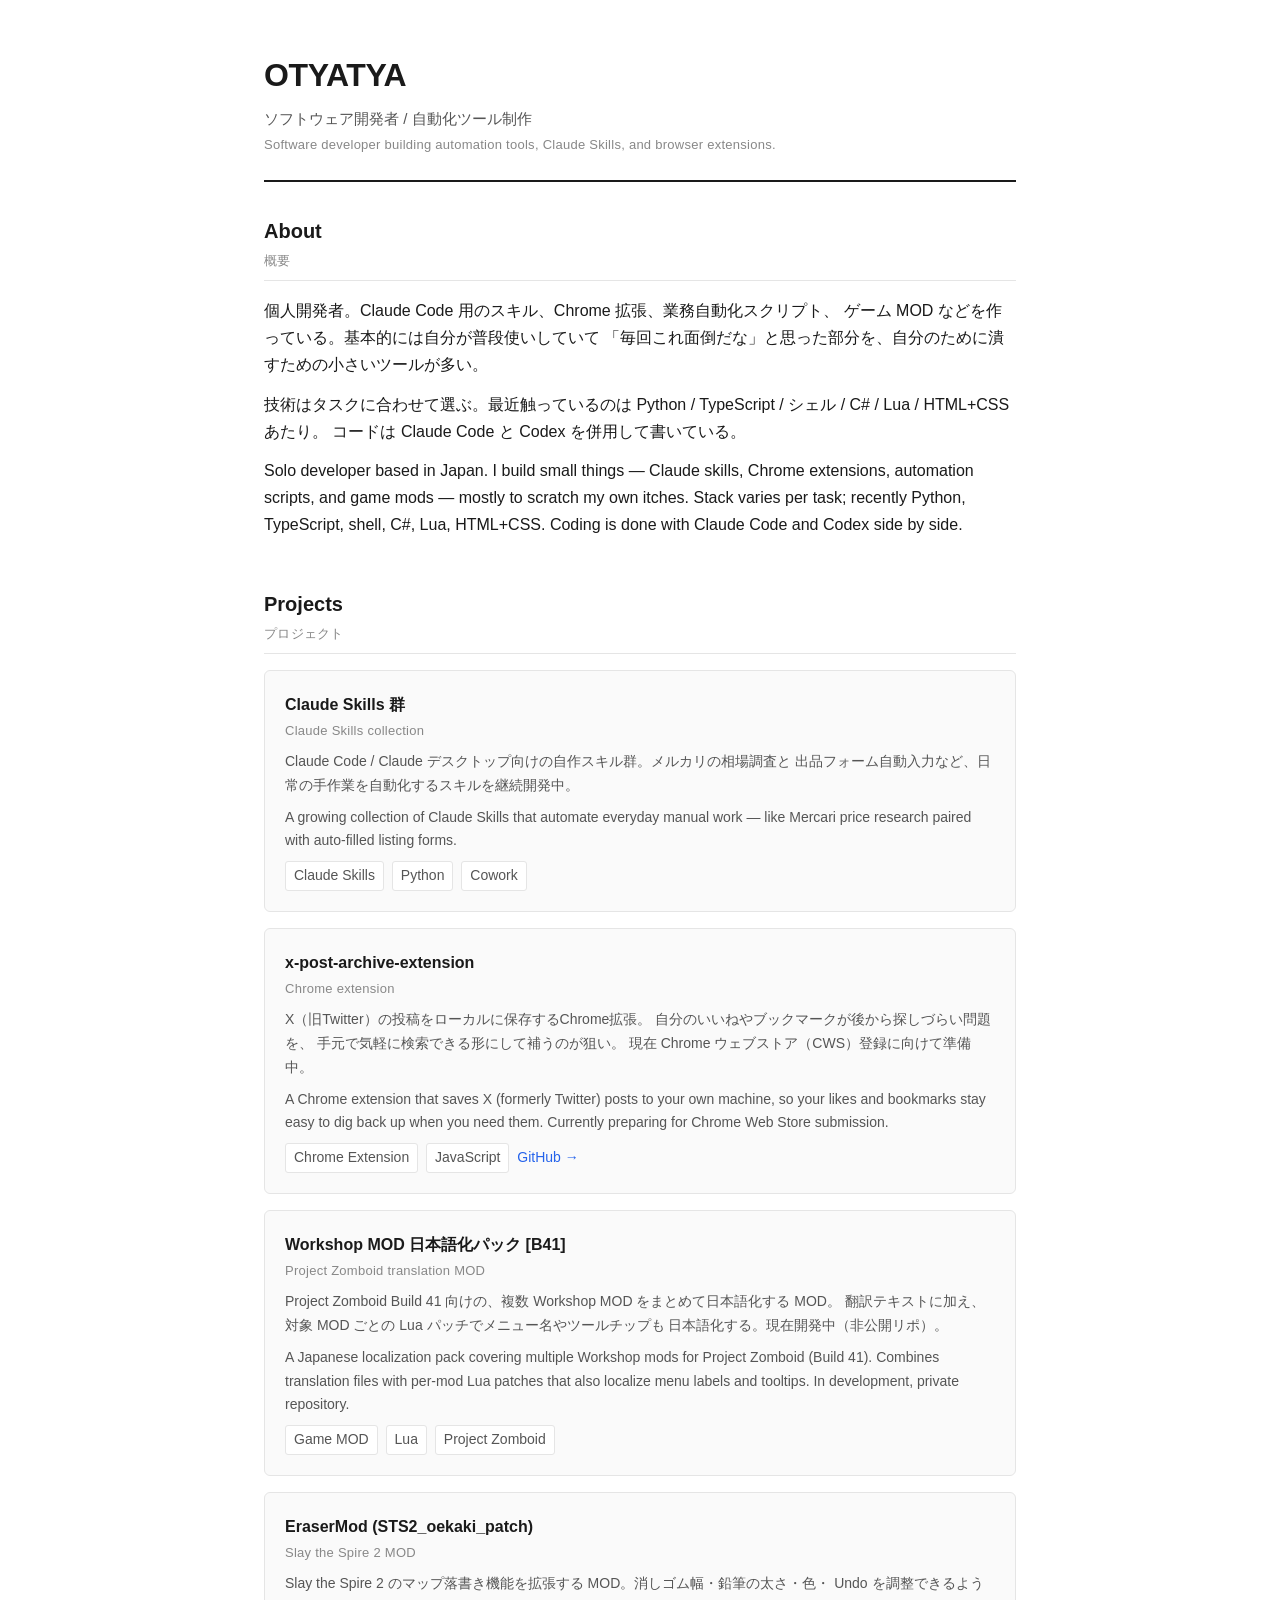
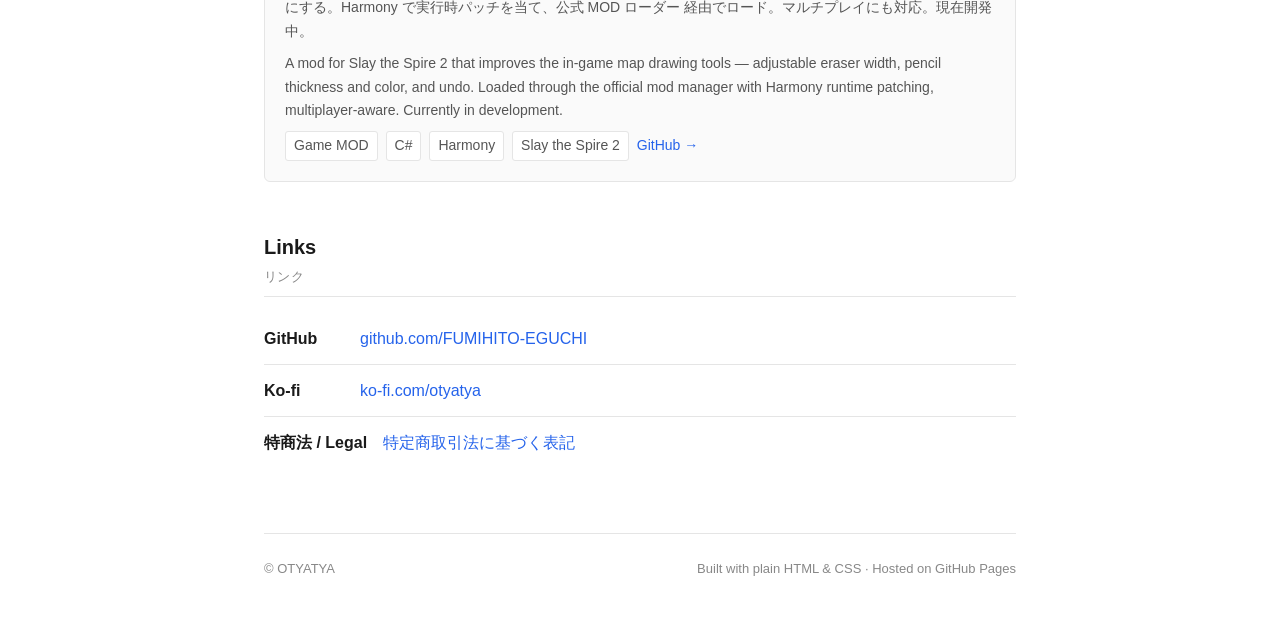
<file: index.html>
<!DOCTYPE html>
<html lang="ja">
<head>
<meta charset="UTF-8">
<meta name="viewport" content="width=device-width, initial-scale=1.0">
<title>OTYATYA — Portfolio</title>
<meta name="description" content="OTYATYA — ソフトウェア開発、Claude Skills、Chrome拡張、業務自動化ツールの制作。Software developer building Claude Skills, Chrome extensions, and automation tools.">
<link rel="stylesheet" href="style.css">
</head>
<body>
<div class="container">

<header class="site-header">
  <h1>OTYATYA</h1>
  <p class="tagline">
    ソフトウェア開発者 / 自動化ツール制作
    <span class="lang-en">Software developer building automation tools, Claude Skills, and browser extensions.</span>
  </p>
</header>

<section class="about" id="about">
  <h2>About<span class="lang-en">概要</span></h2>
  <p>
    個人開発者。Claude Code 用のスキル、Chrome 拡張、業務自動化スクリプト、
    ゲーム MOD などを作っている。基本的には自分が普段使いしていて
    「毎回これ面倒だな」と思った部分を、自分のために潰すための小さいツールが多い。
  </p>
  <p>
    技術はタスクに合わせて選ぶ。最近触っているのは
    Python / TypeScript / シェル / C# / Lua / HTML+CSS あたり。
    コードは Claude Code と Codex を併用して書いている。
  </p>
  <p>
    Solo developer based in Japan. I build small things — Claude skills,
    Chrome extensions, automation scripts, and game mods — mostly to scratch
    my own itches. Stack varies per task; recently Python, TypeScript, shell,
    C#, Lua, HTML+CSS. Coding is done with Claude Code and Codex side by side.
  </p>
</section>

<section class="projects" id="projects">
  <h2>Projects<span class="lang-en">プロジェクト</span></h2>
  <div class="projects-grid">

    <article class="project-card">
      <h3>Claude Skills 群<span class="lang-en">Claude Skills collection</span></h3>
      <p>
        Claude Code / Claude デスクトップ向けの自作スキル群。メルカリの相場調査と
        出品フォーム自動入力など、日常の手作業を自動化するスキルを継続開発中。
      </p>
      <p>
        A growing collection of Claude Skills that automate everyday manual work —
        like Mercari price research paired with auto-filled listing forms.
      </p>
      <p class="project-meta">
        <span class="tag">Claude Skills</span>
        <span class="tag">Python</span>
        <span class="tag">Cowork</span>
      </p>
    </article>

    <article class="project-card">
      <h3>
        <a href="https://github.com/FUMIHITO-EGUCHI/x-post-archive-extension" target="_blank" rel="noopener">
          x-post-archive-extension
        </a>
        <span class="lang-en">Chrome extension</span>
      </h3>
      <p>
        X（旧Twitter）の投稿をローカルに保存するChrome拡張。
        自分のいいねやブックマークが後から探しづらい問題を、
        手元で気軽に検索できる形にして補うのが狙い。
        現在 Chrome ウェブストア（CWS）登録に向けて準備中。
      </p>
      <p>
        A Chrome extension that saves X (formerly Twitter) posts to your own machine,
        so your likes and bookmarks stay easy to dig back up when you need them.
        Currently preparing for Chrome Web Store submission.
      </p>
      <p class="project-meta">
        <span class="tag">Chrome Extension</span>
        <span class="tag">JavaScript</span>
        <a href="https://github.com/FUMIHITO-EGUCHI/x-post-archive-extension" target="_blank" rel="noopener">GitHub →</a>
      </p>
    </article>

    <article class="project-card">
      <h3>
        Workshop MOD 日本語化パック [B41]
        <span class="lang-en">Project Zomboid translation MOD</span>
      </h3>
      <p>
        Project Zomboid Build 41 向けの、複数 Workshop MOD をまとめて日本語化する MOD。
        翻訳テキストに加え、対象 MOD ごとの Lua パッチでメニュー名やツールチップも
        日本語化する。現在開発中（非公開リポ）。
      </p>
      <p>
        A Japanese localization pack covering multiple Workshop mods for Project Zomboid
        (Build 41). Combines translation files with per-mod Lua patches that also localize
        menu labels and tooltips. In development, private repository.
      </p>
      <p class="project-meta">
        <span class="tag">Game MOD</span>
        <span class="tag">Lua</span>
        <span class="tag">Project Zomboid</span>
      </p>
    </article>

    <article class="project-card">
      <h3>
        <a href="https://github.com/FUMIHITO-EGUCHI/STS2_oekaki_patch" target="_blank" rel="noopener">
          EraserMod (STS2_oekaki_patch)
        </a>
        <span class="lang-en">Slay the Spire 2 MOD</span>
      </h3>
      <p>
        Slay the Spire 2 のマップ落書き機能を拡張する MOD。消しゴム幅・鉛筆の太さ・色・
        Undo を調整できるようにする。Harmony で実行時パッチを当て、公式 MOD ローダー
        経由でロード。マルチプレイにも対応。現在開発中。
      </p>
      <p>
        A mod for Slay the Spire 2 that improves the in-game map drawing tools —
        adjustable eraser width, pencil thickness and color, and undo. Loaded through
        the official mod manager with Harmony runtime patching, multiplayer-aware.
        Currently in development.
      </p>
      <p class="project-meta">
        <span class="tag">Game MOD</span>
        <span class="tag">C#</span>
        <span class="tag">Harmony</span>
        <span class="tag">Slay the Spire 2</span>
        <a href="https://github.com/FUMIHITO-EGUCHI/STS2_oekaki_patch" target="_blank" rel="noopener">GitHub →</a>
      </p>
    </article>

  </div>
</section>

<section class="links" id="links">
  <h2>Links<span class="lang-en">リンク</span></h2>
  <ul class="links-list">
    <li>
      <span class="label">GitHub</span>
      <a href="https://github.com/FUMIHITO-EGUCHI" target="_blank" rel="noopener">github.com/FUMIHITO-EGUCHI</a>
    </li>
    <li>
      <span class="label">Ko-fi</span>
      <a href="https://ko-fi.com/otyatya" target="_blank" rel="noopener">ko-fi.com/otyatya</a>
    </li>
    <li>
      <span class="label">特商法 / Legal</span>
      <a href="legal/tokushoho.html">特定商取引法に基づく表記</a>
    </li>
  </ul>
</section>

<footer class="site-footer">
  <span>© OTYATYA</span>
  <span>Built with plain HTML &amp; CSS · Hosted on GitHub Pages</span>
</footer>

</div>
</body>
</html>
</file>
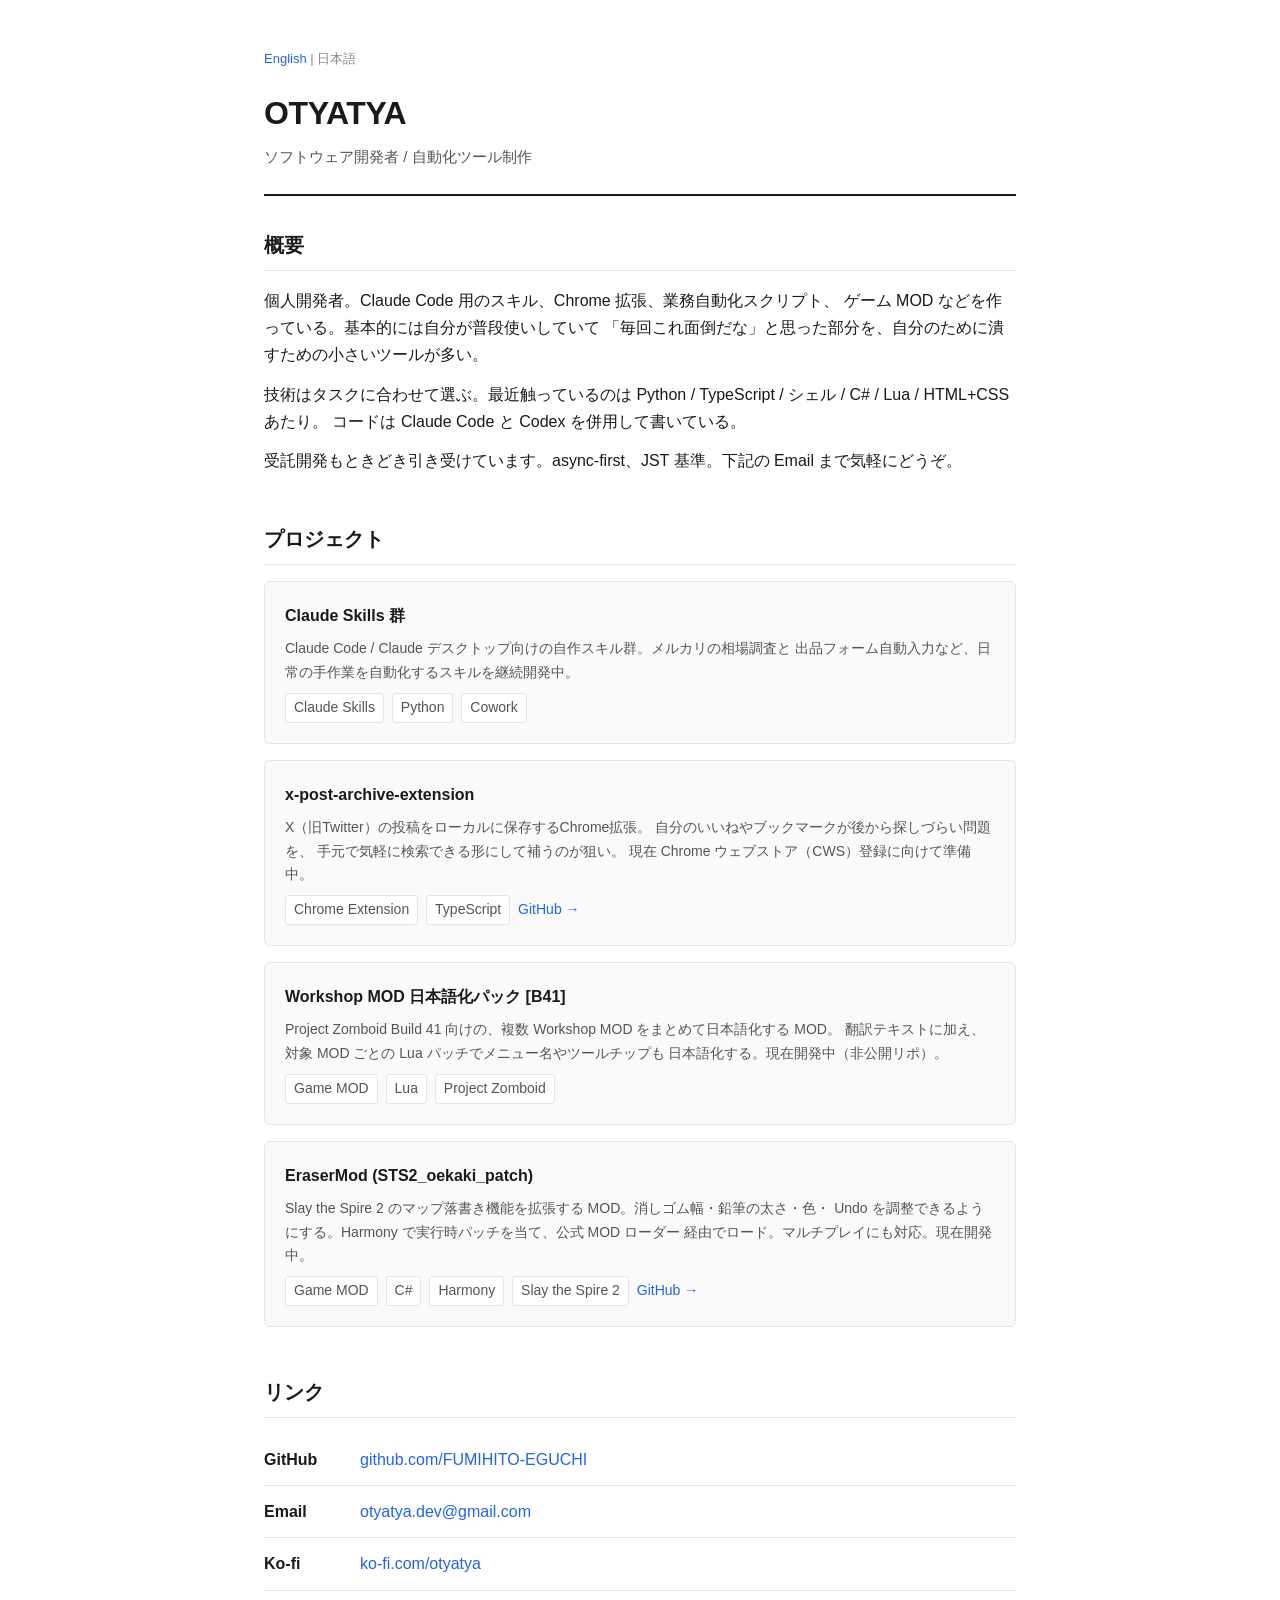
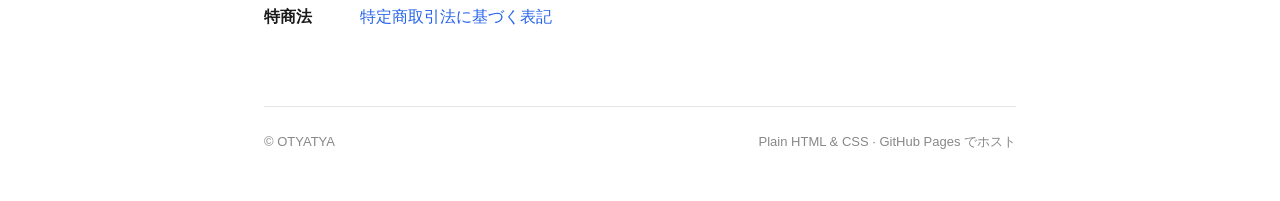
<file: ja/index.html>
<!DOCTYPE html>
<html lang="ja">
<head>
<meta charset="UTF-8">
<meta name="viewport" content="width=device-width, initial-scale=1.0">
<title>OTYATYA — ポートフォリオ</title>
<meta name="description" content="OTYATYA — ソフトウェア開発、Claude Skills、Chrome拡張、業務自動化ツールの制作。">
<link rel="stylesheet" href="../style.css">
</head>
<body>
<div class="container">

<nav class="lang-switch">
  <a href="/" hreflang="en">English</a> | 日本語
</nav>

<header class="site-header">
  <h1>OTYATYA</h1>
  <p class="tagline">ソフトウェア開発者 / 自動化ツール制作</p>
</header>

<section class="about" id="about">
  <h2>概要</h2>
  <p>
    個人開発者。Claude Code 用のスキル、Chrome 拡張、業務自動化スクリプト、
    ゲーム MOD などを作っている。基本的には自分が普段使いしていて
    「毎回これ面倒だな」と思った部分を、自分のために潰すための小さいツールが多い。
  </p>
  <p>
    技術はタスクに合わせて選ぶ。最近触っているのは
    Python / TypeScript / シェル / C# / Lua / HTML+CSS あたり。
    コードは Claude Code と Codex を併用して書いている。
  </p>
  <p>
    受託開発もときどき引き受けています。async-first、JST 基準。下記の Email まで気軽にどうぞ。
  </p>
</section>

<section class="projects" id="projects">
  <h2>プロジェクト</h2>
  <div class="projects-grid">

    <article class="project-card">
      <h3>Claude Skills 群</h3>
      <p>
        Claude Code / Claude デスクトップ向けの自作スキル群。メルカリの相場調査と
        出品フォーム自動入力など、日常の手作業を自動化するスキルを継続開発中。
      </p>
      <p class="project-meta">
        <span class="tag">Claude Skills</span>
        <span class="tag">Python</span>
        <span class="tag">Cowork</span>
      </p>
    </article>

    <article class="project-card">
      <h3>
        <a href="https://github.com/FUMIHITO-EGUCHI/x-post-archive-extension" target="_blank" rel="noopener">
          x-post-archive-extension
        </a>
      </h3>
      <p>
        X（旧Twitter）の投稿をローカルに保存するChrome拡張。
        自分のいいねやブックマークが後から探しづらい問題を、
        手元で気軽に検索できる形にして補うのが狙い。
        現在 Chrome ウェブストア（CWS）登録に向けて準備中。
      </p>
      <p class="project-meta">
        <span class="tag">Chrome Extension</span>
        <span class="tag">TypeScript</span>
        <a href="https://github.com/FUMIHITO-EGUCHI/x-post-archive-extension" target="_blank" rel="noopener">GitHub →</a>
      </p>
    </article>

    <article class="project-card">
      <h3>Workshop MOD 日本語化パック [B41]</h3>
      <p>
        Project Zomboid Build 41 向けの、複数 Workshop MOD をまとめて日本語化する MOD。
        翻訳テキストに加え、対象 MOD ごとの Lua パッチでメニュー名やツールチップも
        日本語化する。現在開発中（非公開リポ）。
      </p>
      <p class="project-meta">
        <span class="tag">Game MOD</span>
        <span class="tag">Lua</span>
        <span class="tag">Project Zomboid</span>
      </p>
    </article>

    <article class="project-card">
      <h3>
        <a href="https://github.com/FUMIHITO-EGUCHI/STS2_oekaki_patch" target="_blank" rel="noopener">
          EraserMod (STS2_oekaki_patch)
        </a>
      </h3>
      <p>
        Slay the Spire 2 のマップ落書き機能を拡張する MOD。消しゴム幅・鉛筆の太さ・色・
        Undo を調整できるようにする。Harmony で実行時パッチを当て、公式 MOD ローダー
        経由でロード。マルチプレイにも対応。現在開発中。
      </p>
      <p class="project-meta">
        <span class="tag">Game MOD</span>
        <span class="tag">C#</span>
        <span class="tag">Harmony</span>
        <span class="tag">Slay the Spire 2</span>
        <a href="https://github.com/FUMIHITO-EGUCHI/STS2_oekaki_patch" target="_blank" rel="noopener">GitHub →</a>
      </p>
    </article>

  </div>
</section>

<section class="links" id="links">
  <h2>リンク</h2>
  <ul class="links-list">
    <li>
      <span class="label">GitHub</span>
      <a href="https://github.com/FUMIHITO-EGUCHI" target="_blank" rel="noopener">github.com/FUMIHITO-EGUCHI</a>
    </li>
    <li>
      <span class="label">Email</span>
      <a href="mailto:otyatya.dev@gmail.com">otyatya.dev@gmail.com</a>
    </li>
    <li>
      <span class="label">Ko-fi</span>
      <a href="https://ko-fi.com/otyatya" target="_blank" rel="noopener">ko-fi.com/otyatya</a>
    </li>
    <li>
      <span class="label">特商法</span>
      <a href="../legal/tokushoho.html">特定商取引法に基づく表記</a>
    </li>
  </ul>
</section>

<footer class="site-footer">
  <span>&copy; OTYATYA</span>
  <span>Plain HTML &amp; CSS · GitHub Pages でホスト</span>
</footer>

</div>
</body>
</html>
</file>
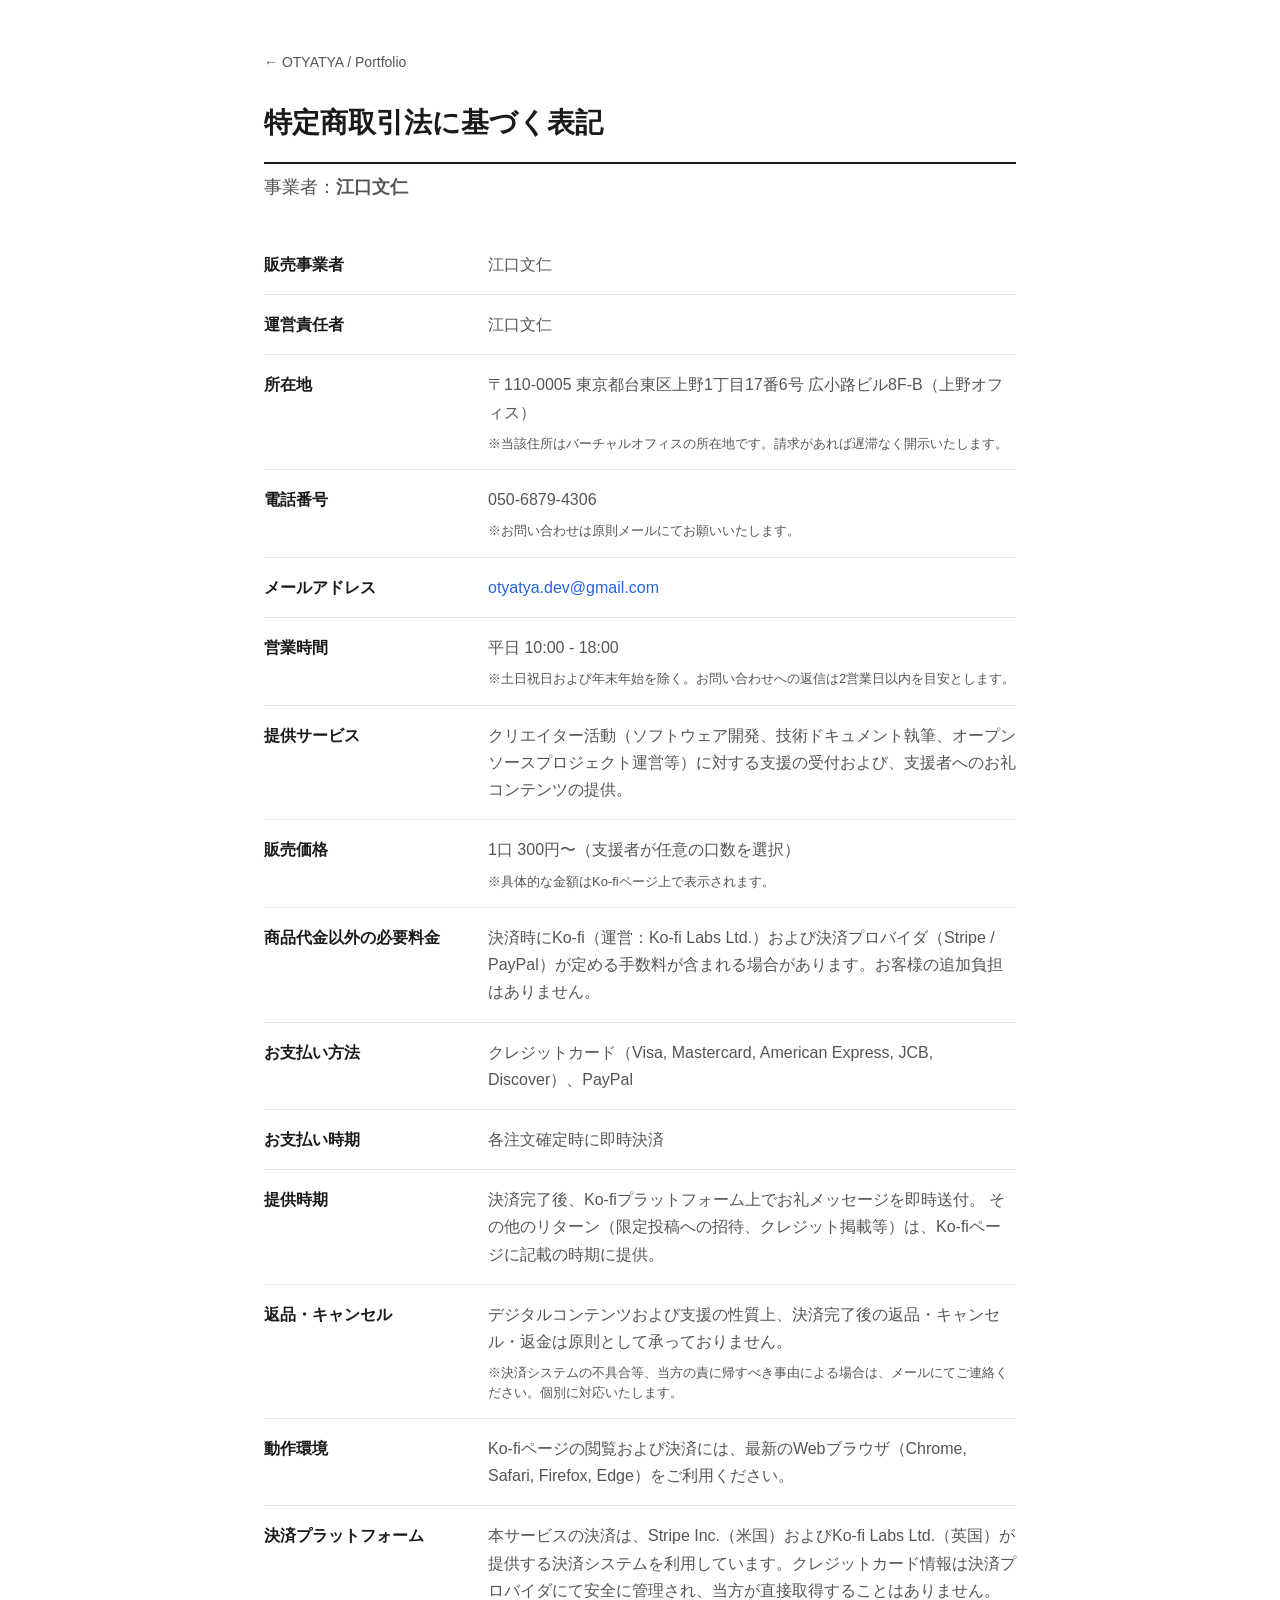
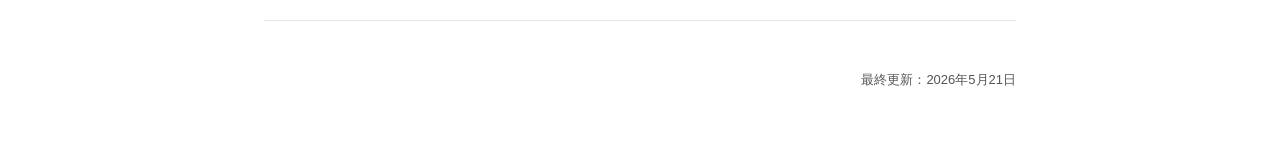
<file: legal/tokushoho.html>
<!DOCTYPE html>
<html lang="ja">
<head>
<meta charset="UTF-8">
<meta name="viewport" content="width=device-width, initial-scale=1.0">
<title>特定商取引法に基づく表記 — OTYATYA</title>
<link rel="stylesheet" href="../style.css">
</head>
<body>
<div class="container legal">

<a class="back-link" href="../index.html">← OTYATYA / Portfolio</a>

<h1>特定商取引法に基づく表記</h1>
<p class="business-owner">事業者：<strong>江口文仁</strong></p>

<dl>
  <div class="row">
    <dt>販売事業者</dt>
    <dd>江口文仁</dd>
  </div>

  <div class="row">
    <dt>運営責任者</dt>
    <dd>江口文仁</dd>
  </div>

  <div class="row">
    <dt>所在地</dt>
    <dd>
      〒110-0005 東京都台東区上野1丁目17番6号 広小路ビル8F-B（上野オフィス）
      <span class="note">※当該住所はバーチャルオフィスの所在地です。請求があれば遅滞なく開示いたします。</span>
    </dd>
  </div>

  <div class="row">
    <dt>電話番号</dt>
    <dd>
      050-6879-4306
      <span class="note">※お問い合わせは原則メールにてお願いいたします。</span>
    </dd>
  </div>

  <div class="row">
    <dt>メールアドレス</dt>
    <dd><a href="mailto:otyatya.dev@gmail.com">otyatya.dev@gmail.com</a></dd>
  </div>

  <div class="row">
    <dt>営業時間</dt>
    <dd>
      平日 10:00 - 18:00
      <span class="note">※土日祝日および年末年始を除く。お問い合わせへの返信は2営業日以内を目安とします。</span>
    </dd>
  </div>

  <div class="row">
    <dt>提供サービス</dt>
    <dd>
      クリエイター活動（ソフトウェア開発、技術ドキュメント執筆、オープンソースプロジェクト運営等）に対する支援の受付および、支援者へのお礼コンテンツの提供。
    </dd>
  </div>

  <div class="row">
    <dt>販売価格</dt>
    <dd>
      1口 300円〜（支援者が任意の口数を選択）
      <span class="note">※具体的な金額はKo-fiページ上で表示されます。</span>
    </dd>
  </div>

  <div class="row">
    <dt>商品代金以外の必要料金</dt>
    <dd>
      決済時にKo-fi（運営：Ko-fi Labs Ltd.）および決済プロバイダ（Stripe / PayPal）が定める手数料が含まれる場合があります。お客様の追加負担はありません。
    </dd>
  </div>

  <div class="row">
    <dt>お支払い方法</dt>
    <dd>クレジットカード（Visa, Mastercard, American Express, JCB, Discover）、PayPal</dd>
  </div>

  <div class="row">
    <dt>お支払い時期</dt>
    <dd>各注文確定時に即時決済</dd>
  </div>

  <div class="row">
    <dt>提供時期</dt>
    <dd>
      決済完了後、Ko-fiプラットフォーム上でお礼メッセージを即時送付。
      その他のリターン（限定投稿への招待、クレジット掲載等）は、Ko-fiページに記載の時期に提供。
    </dd>
  </div>

  <div class="row">
    <dt>返品・キャンセル</dt>
    <dd>
      デジタルコンテンツおよび支援の性質上、決済完了後の返品・キャンセル・返金は原則として承っておりません。
      <span class="note">※決済システムの不具合等、当方の責に帰すべき事由による場合は、メールにてご連絡ください。個別に対応いたします。</span>
    </dd>
  </div>

  <div class="row">
    <dt>動作環境</dt>
    <dd>
      Ko-fiページの閲覧および決済には、最新のWebブラウザ（Chrome, Safari, Firefox, Edge）をご利用ください。
    </dd>
  </div>

  <div class="row">
    <dt>決済プラットフォーム</dt>
    <dd>
      本サービスの決済は、Stripe Inc.（米国）およびKo-fi Labs Ltd.（英国）が提供する決済システムを利用しています。クレジットカード情報は決済プロバイダにて安全に管理され、当方が直接取得することはありません。
    </dd>
  </div>
</dl>

<p class="updated">最終更新：2026年5月21日</p>

</div>
</body>
</html>
</file>
<file: style.css>
:root {
  --fg: #1a1a1a;
  --muted: #555;
  --subtle: #888;
  --border: #e5e5e5;
  --bg: #fff;
  --bg-alt: #fafafa;
  --accent: #2563eb;
}

* { box-sizing: border-box; }

html { scroll-behavior: smooth; }

body {
  font-family: -apple-system, BlinkMacSystemFont, "Segoe UI", "Hiragino Sans", "Yu Gothic UI", "Meiryo", sans-serif;
  color: var(--fg);
  background: var(--bg);
  margin: 0;
  padding: 0;
  line-height: 1.7;
  -webkit-font-smoothing: antialiased;
}

a {
  color: var(--accent);
  text-decoration: none;
}
a:hover { text-decoration: underline; }

.container {
  max-width: 800px;
  margin: 0 auto;
  padding: 48px 24px;
}

.lang-en {
  display: block;
  font-size: 13px;
  color: var(--subtle);
  font-weight: 400;
  letter-spacing: 0.02em;
  margin-top: 2px;
}

.lang-switch {
  font-size: 13px;
  color: var(--subtle);
  margin-bottom: 16px;
}

/* ===== index.html ===== */

.site-header {
  padding-bottom: 24px;
  margin-bottom: 32px;
  border-bottom: 2px solid var(--fg);
}

.site-header h1 {
  font-size: 32px;
  margin: 0 0 4px;
  letter-spacing: -0.01em;
}

.tagline {
  margin: 0;
  color: var(--muted);
  font-size: 15px;
}

section {
  margin-bottom: 48px;
}

section h2 {
  font-size: 20px;
  margin: 0 0 16px;
  padding-bottom: 8px;
  border-bottom: 1px solid var(--border);
}

.about p {
  margin: 0 0 12px;
  color: var(--fg);
}
.about p:last-child { margin-bottom: 0; }

.projects-grid {
  display: grid;
  grid-template-columns: 1fr;
  gap: 16px;
}

.project-card {
  border: 1px solid var(--border);
  border-radius: 6px;
  padding: 20px;
  background: var(--bg-alt);
  transition: border-color 0.15s;
}
.project-card:hover { border-color: var(--fg); }

.project-card h3 {
  font-size: 16px;
  margin: 0 0 8px;
}

.project-card h3 a {
  color: var(--fg);
}

.project-card p {
  margin: 0 0 8px;
  color: var(--muted);
  font-size: 14px;
}
.project-card p:last-child { margin-bottom: 0; }

.project-meta {
  font-size: 12px;
  color: var(--subtle);
  margin-top: 8px;
}

.project-meta .tag {
  display: inline-block;
  padding: 2px 8px;
  border: 1px solid var(--border);
  border-radius: 3px;
  margin-right: 4px;
  background: var(--bg);
}

.links-list {
  list-style: none;
  padding: 0;
  margin: 0;
}

.links-list li {
  padding: 12px 0;
  border-bottom: 1px solid var(--border);
  display: flex;
  align-items: baseline;
  gap: 16px;
}
.links-list li:last-child { border-bottom: none; }

.links-list .label {
  font-weight: 600;
  min-width: 80px;
  color: var(--fg);
}

.site-footer {
  margin-top: 64px;
  padding-top: 24px;
  border-top: 1px solid var(--border);
  font-size: 13px;
  color: var(--subtle);
  display: flex;
  justify-content: space-between;
  align-items: center;
  flex-wrap: wrap;
  gap: 8px;
}

/* ===== legal/tokushoho.html ===== */

.legal h1 {
  font-size: 28px;
  margin: 0 0 8px;
  padding-bottom: 16px;
  border-bottom: 2px solid var(--fg);
}

.business-owner {
  font-size: 18px;
  margin: 0 0 32px;
  color: var(--muted);
}

dl {
  margin: 0;
  padding: 0;
}

.row {
  display: grid;
  grid-template-columns: 200px 1fr;
  border-bottom: 1px solid var(--border);
  padding: 16px 0;
  gap: 24px;
}

dt {
  font-weight: 600;
  color: var(--fg);
}

dd {
  margin: 0;
  color: var(--muted);
}

.note {
  font-size: 13px;
  color: var(--muted);
  margin-top: 8px;
  line-height: 1.5;
  display: block;
}

.updated {
  margin-top: 48px;
  text-align: right;
  font-size: 13px;
  color: var(--muted);
}

.back-link {
  display: inline-block;
  margin-bottom: 24px;
  font-size: 14px;
  color: var(--muted);
}

/* ===== Responsive ===== */

@media (max-width: 600px) {
  .row { grid-template-columns: 1fr; gap: 4px; }
  .container { padding: 32px 16px; }
  .site-header h1 { font-size: 26px; }
  .links-list li { flex-direction: column; gap: 4px; }
  .links-list .label { min-width: 0; }
  .site-footer { flex-direction: column; align-items: flex-start; }
}
</file>
